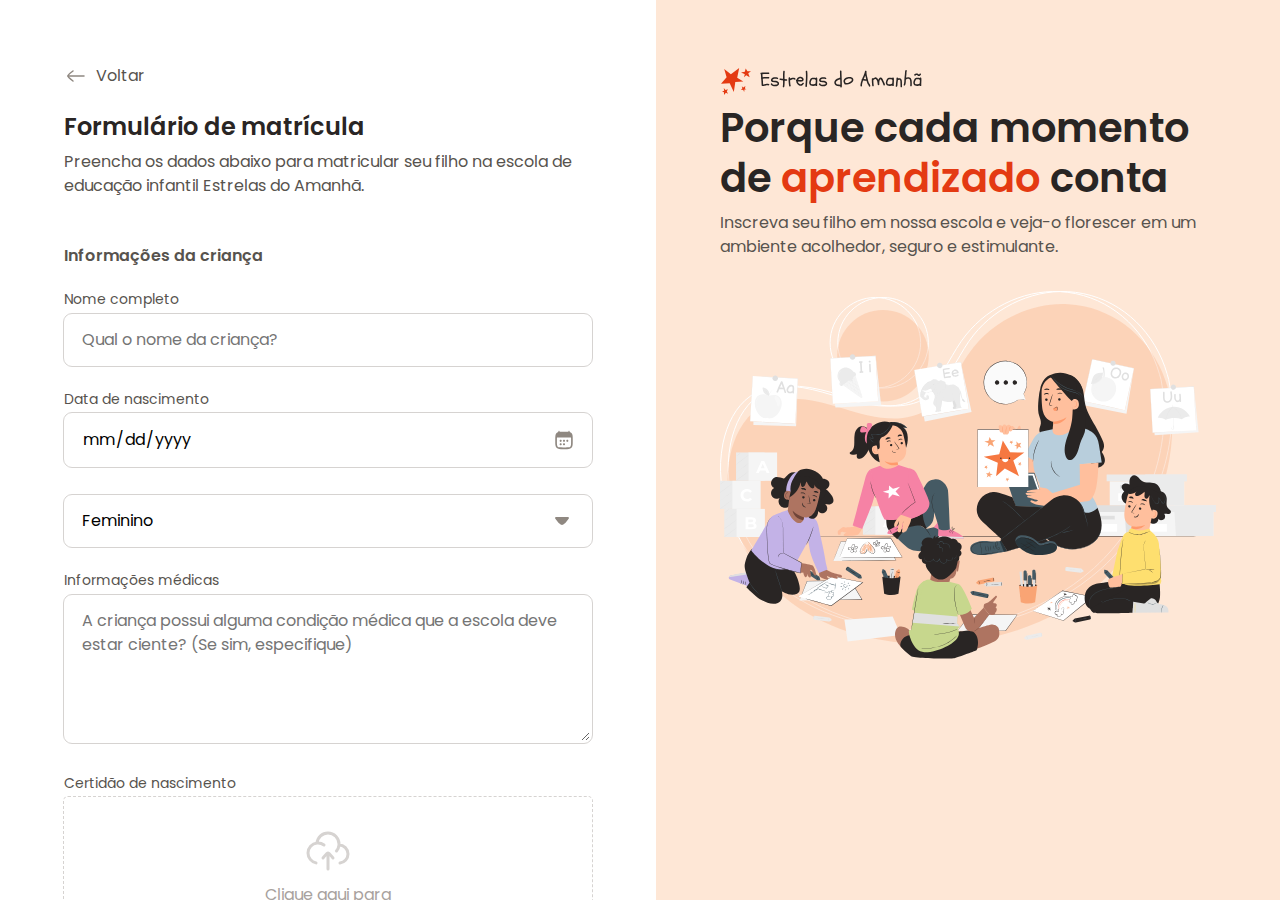
<file: index.html>
<!DOCTYPE html>
<html lang="pt-BR">
<head>
  <link rel="preconnect" href="https://fonts.googleapis.com">
  <link rel="preconnect" href="https://fonts.gstatic.com" crossorigin>

  <meta charset="UTF-8">
  <meta name="viewport" content="width=device-width, initial-scale=1.0">
  <title>Estrelas do Amanhã</title>

  <link rel="stylesheet" href="./styles/index.css">
  <link href="https://fonts.googleapis.com/css2?family=Poppins:ital,wght@0,100;0,200;0,300;0,400;0,500;0,600;0,700;0,800;0,900;1,100;1,200;1,300;1,400;1,500;1,600;1,700;1,800;1,900&display=swap" rel="stylesheet">
</head>
<body>
   <div id="app">
    <main>
      <div class="main-container">
        <div class="back">
          <img src="./assets/icons/arrow-left-02.svg" alt="ícone de voltar">
          <span>Voltar</span>
        </div>

        <h1>Formulário de matrícula</h1>
        <p>
          Preencha os dados abaixo para matricular seu filho na escola de educação infantil Estrelas do Amanhã.
        </p>

        <form method="post" enctype="multipart/form-data">
          <fieldset class="child-info">
            <legend>Informações da criança</legend>

            <div class="input-wrapper">
              <label for="fullname">Nome completo</label>
              <input
              id="fullname"
              name="fullname"
              type="text"
              placeholder="Qual o nome da criança?">
            </div>

            <div class="input-wrapper">
              <label for="birth">Data de nascimento</label>
              <input
              id="birth"
              name="birth"
              type="date"
              lang="pt-BR">
            </div>

            <div class="select-wrapper">
              <label for="gender"></label>
              <select name="gender" id="gender">
                <option value="female">Feminino</option>
                <option value="male">Masculino</option>
                <option value="na">Prefiro não dizer</option>
              </select>
            </div>

            <div class="textarea-wrapper">
              <label for="medical-info">
                Informações médicas
              </label>
              <textarea
              name="medical-info"
              id="medical-info"
              cols="30"
              rows="5"
              placeholder="A criança possui alguma condição médica que a escola deve estar ciente? (Se sim, especifique)"></textarea>
            </div>

            <div class="droparea-wrapper">
              <label for="birth-file">Certidão de nascimento</label>
              <div class="dropzone">
                <input
                type="file"
                id="birth-file"
                name="birth-file">
                <svg width="48" height="48" viewBox="0 0 48 48" fill="none" xmlns="http://www.w3.org/2000/svg">
<path d="M34.9552 18.0221C34.97 18.022 34.985 18.022 35 18.022C39.9706 18.022 44 22.0588 44 27.0386C44 31.6796 40.5 35.5016 36 36M34.9552 18.0221C34.9848 17.6921 35 17.3579 35 17.0202C35 10.9339 30.0752 6 24 6C18.2465 6 13.5247 10.4253 13.0408 16.0638M34.9552 18.0221C34.7506 20.2952 33.8572 22.3692 32.4856 24.033M13.0408 16.0638C7.96796 16.5475 4 20.8278 4 26.0366C4 30.8834 7.43552 34.9264 12 35.8546M13.0408 16.0638C13.3565 16.0337 13.6765 16.0183 14 16.0183C16.2516 16.0183 18.3295 16.7639 20.001 18.022" stroke="#D6D3D1" stroke-width="3" stroke-linecap="round" stroke-linejoin="round"/>
<path d="M24 26V42M24 26C22.5996 26 19.9831 29.9886 19 31M24 26C25.4004 26 28.017 29.9886 29 31" stroke="#D6D3D1" stroke-width="3" stroke-linecap="round" stroke-linejoin="round"/>
                </svg>
                <p>
                Clique aqui para <br>
                selecionar os arquivos
                </p>
              </div>
            </div>
            
          </fieldset>

          <fieldset class="address">
            <legend>Endereço residencial</legend>

            <div class="input-wrapper">
              <label for="cep">CEP</label>
              <input type="text" id="cep" name="cep">
            </div>

            <div class="flex">
              <div class="input-wrapper flex-2">
                <label for="street">Rua</label>
                <input type="text" id="street" name="street"
                value="Rua das Flores" disabled>
              </div>

              <div class="input-wrapper flex-1">
                <label for="number">Número</label>
                <input type="number" id="number" name="number">
              </div>
            </div>

            <div class="flex">
              <div class="input-wrapper flex-2">
                <label for="city">Cidade</label>
                <input type="text" id="city" name="city"
                value="São Paulo" disabled>
              </div>

              <div class="input-wrapper flex-1">
                <label for="state">Estado</label>
                <input type="text" id="state" name="state"
                disabled
                value="SP">
              </div>
            </div>
          </fieldset>

          <fieldset class="gardian">
            <legend>Informações do responsável</legend>

            <div class="input-wrapper">
              <label for="gardian">Nome do responsável</label>
              <input type="text" id="gardian" name="gardian">
              <small>
                Principal responsável legal e contato de emergência
              </small>

              <div class="input-wrapper">
                <label for="phone">Telefone</label>
                <input type="text" id="phone" name="phone"
                placeholder="(10) 9 8765-4321">
              </div>

              <div class="input-wrapper">
                <label for="email">Email</label>
                <input type="email" id="email" name="email"
                required>
                <div class="error">
                  <img src="assets/icons/alert-circle.svg"
                  alt="ícone de alerta vermelho">
                  <span>Insira um e-mail válido</span>
                </div>
              </div>

            </div>
          </fieldset>

          <fieldset class="enroll-options">
            <legend>Opções de matrícula</legend>

            <div class="input-wrapper">
              <label>Selecione o turno de estudo</label>

              <div class="radio-wrapper">
                <div class="radio-inner">
                  <div class="radio-image"></div>
                  <input type="radio" name="study-shift" value="morning" id="morning">
                  <img src="assets/icons/sun-cloud-02.svg" alt="ícone de sol com nuvem">
                  <label for="morning">Manhã</label>
                </div>

                <div class="radio-inner">
                  <div class="radio-image"></div>
                  <input type="radio" name="study-shift" value="evening" id="evening">
                  <img src="assets/icons/sun-02.svg" alt="ícone de sol">
                  <label for="evening">Tarde</label>
                </div>
              </div>

            </div>

            <div class="input-wrapper">
              <label>
                Em qual esporte você gostaria de inscrever seu filho?
              </label>

              <div class="radio-wrapper">

                <div class="radio-inner">
                  <div class="radio-image"></div>
                  <input type="radio" name="sport" id="football">
                  <img src="assets/icons/football.svg"
                  alt="ícone de fotebol">
                  <label for="football">Futebol</label>
                </div>

                <div class="radio-inner">
                  <div class="radio-image"></div>
                  <input type="radio" name="sport" id="basketball">
                  <img src="assets/icons/basketball-02.svg"
                  alt="ícone de Basquete">
                  <label for="basketball">Basquete</label>
                </div>

                <div class="radio-inner">
                  <div class="radio-image"></div>
                  <input type="radio" name="sport" id="swimming">
                  <img src="assets/icons/swimming.svg"
                  alt="ícone de Natação">
                  <label for="swimming">Natação</label>
                </div>

                <div class="radio-inner">
                  <div class="radio-image"></div>
                  <input type="radio" name="sport" id="yoga">
                  <img src="assets/icons/yoga-02.svg"
                  alt="ícone de yoga">
                  <label for="yoga">Yoga</label>
                </div>

                <div class="radio-inner">
                  <div class="radio-image"></div>
                  <input type="radio" name="sport" id="Volley">
                  <img src="assets/icons/volleyball.svg"
                  alt="ícone de Volley">
                  <label for="Volley">Volley</label>
                </div>

                <div class="radio-inner">
                  <div class="radio-image"></div>
                  <input type="radio" name="sport" id="boxing">
                  <img src="assets/icons/boxing-glove-01.svg"
                  alt="ícone de box">
                  <label for="boxing">Boxe</label>
                </div>

              </div>

            </div>
            
          </fieldset>

          <div class="terms-wrapper input-wrapper checkbox-wrapper">
            <div class="checkbox-image"></div>
            <input type="checkbox" name="terms" id="terms">

            <label for="terms">
              Declaro que li e concordo com os <strong>Termos e Condições</strong> e com a <strong>Política de Privacidade</strong> da escola Estrela do Amanhã. 
            </label>
          </div>

          <div class="actions-wrapper">
            <button class="btn-secondary" type="button">
              Salvar respostas
            </button>

            <button class="btn-primary" type="submit">
              Fazer matrícula
            </button>
          </div>
        </form>
      </div>
    </main>

    <aside>
      <div class="aside-container">
        <header>
          <img src="assets/Logo.svg" alt="Logo estrelas do amanhã">
          <h2>
            Porque cada momento de <span>aprendizado</span> conta
          </h2>
          <p>
            Inscreva seu filho em nossa escola e veja-o florescer em um ambiente acolhedor, seguro e estimulante.
          </p>
        </header>

        <img src="assets/Illustration.svg" alt="Ilustração de uma professora com crianças prestando atenção">
      </div>
    </aside>
   </div>
</body>
</html>
</file>
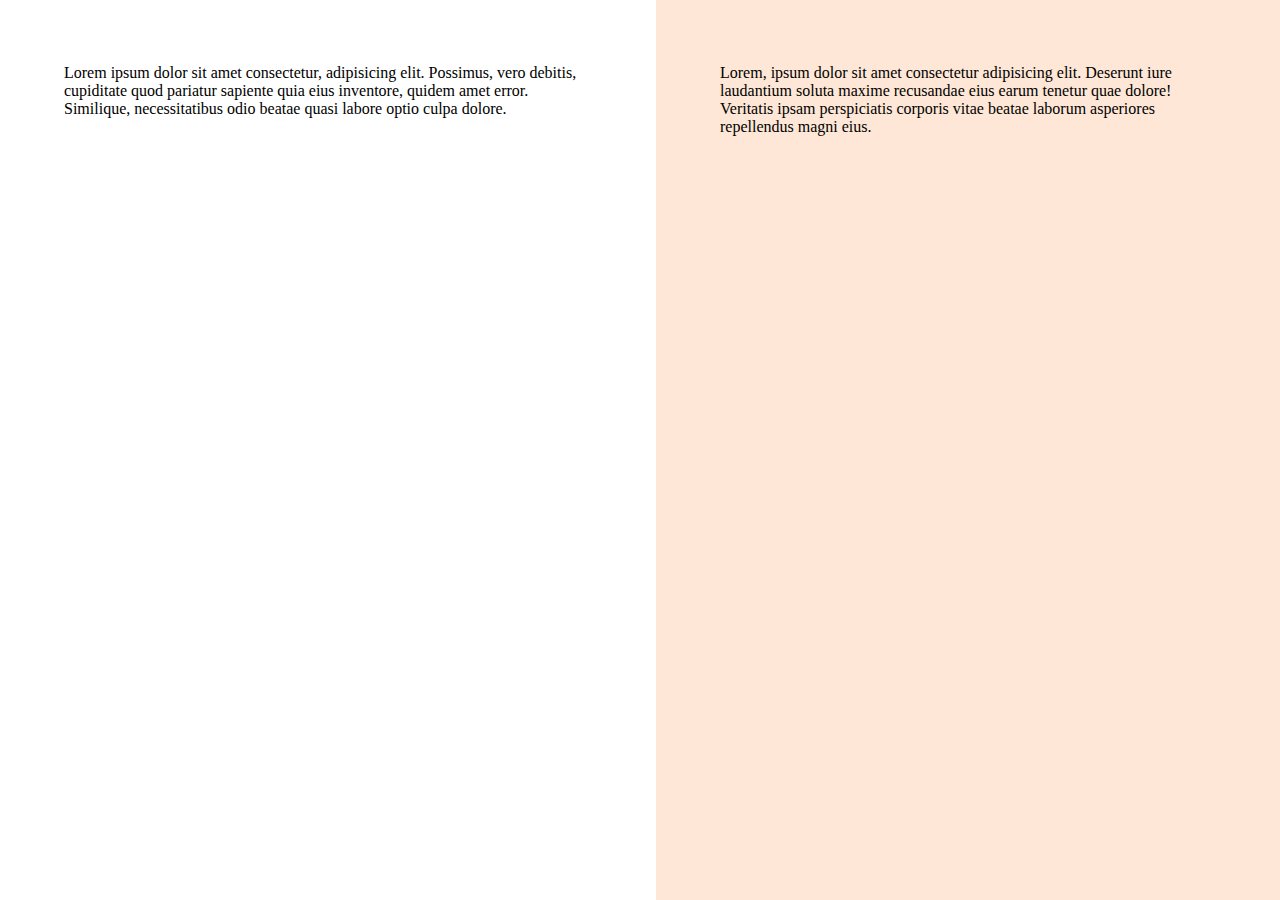
<file: 03 - Criando o arquivo layout.css/index.html>
<!DOCTYPE html>
<html lang="pt-BR">
<head>
  <link rel="preconnect" href="https://fonts.googleapis.com">
  <link rel="preconnect" href="https://fonts.gstatic.com" crossorigin>

  <meta charset="UTF-8">
  <meta name="viewport" content="width=device-width, initial-scale=1.0">
  <title>Estrelas do Amanhã</title>

  <link rel="stylesheet" href="./styles/index.css">
  <link href="https://fonts.googleapis.com/css2?family=Poppins:ital,wght@0,100;0,200;0,300;0,400;0,500;0,600;0,700;0,800;0,900;1,100;1,200;1,300;1,400;1,500;1,600;1,700;1,800;1,900&display=swap" rel="stylesheet">
</head>
<body>
   <div id="app">
    <main>
      <div class="main-container">
        Lorem ipsum dolor sit amet consectetur, adipisicing elit. Possimus, vero debitis, cupiditate quod pariatur sapiente quia eius inventore, quidem amet error. Similique, necessitatibus odio beatae quasi labore optio culpa dolore.
      </div>
    </main>

    <aside>
      <div class="aside-container">Lorem, ipsum dolor sit amet consectetur adipisicing elit. Deserunt iure laudantium soluta maxime recusandae eius earum tenetur quae dolore! Veritatis ipsam perspiciatis corporis vitae beatae laborum asperiores repellendus magni eius.</div>
    </aside>
   </div>
</body>
</html>
</file>
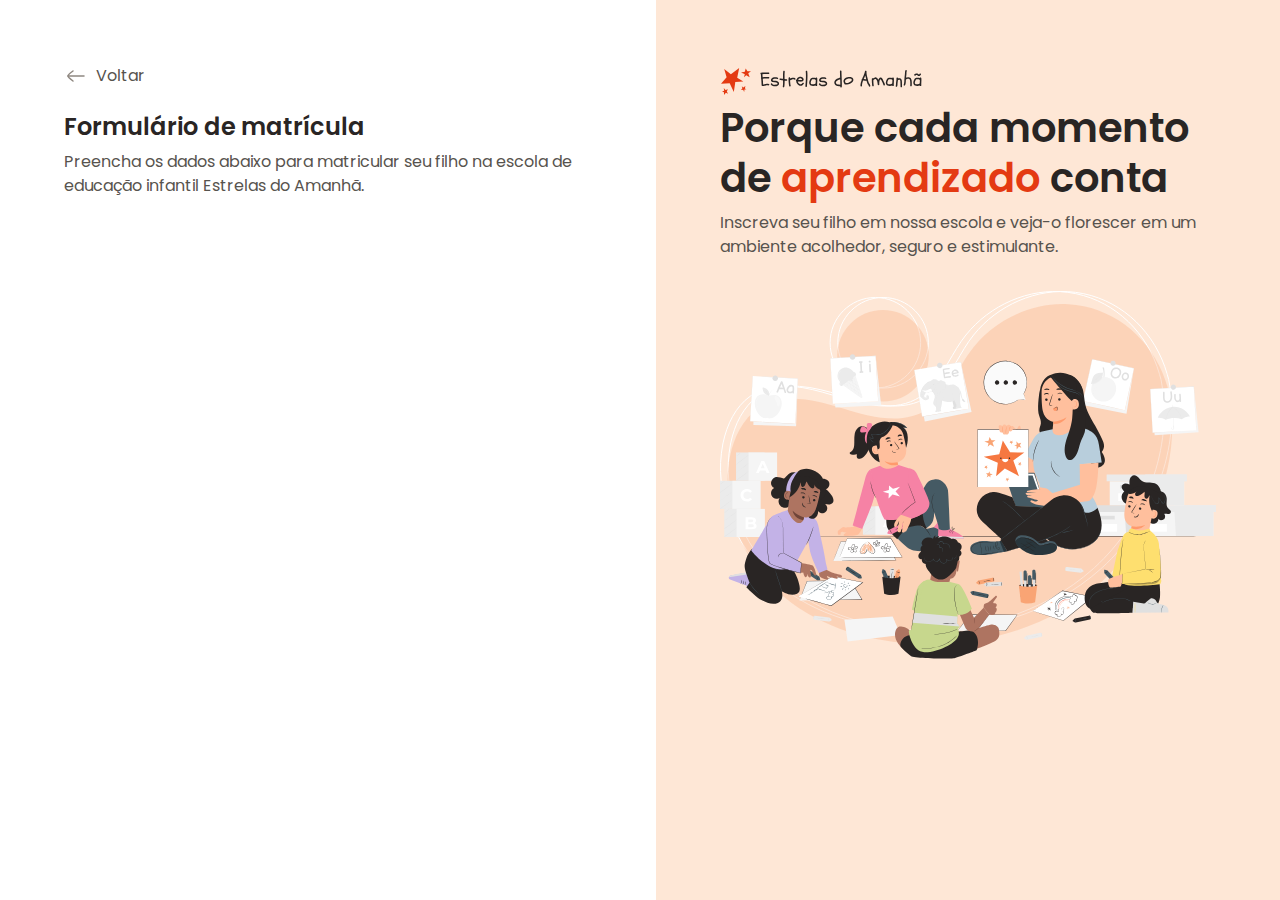
<file: 04 - Adicionando conteúdo ao aside e iniciando o main/index.html>
<!DOCTYPE html>
<html lang="pt-BR">
<head>
  <link rel="preconnect" href="https://fonts.googleapis.com">
  <link rel="preconnect" href="https://fonts.gstatic.com" crossorigin>

  <meta charset="UTF-8">
  <meta name="viewport" content="width=device-width, initial-scale=1.0">
  <title>Estrelas do Amanhã</title>

  <link rel="stylesheet" href="./styles/index.css">
  <link href="https://fonts.googleapis.com/css2?family=Poppins:ital,wght@0,100;0,200;0,300;0,400;0,500;0,600;0,700;0,800;0,900;1,100;1,200;1,300;1,400;1,500;1,600;1,700;1,800;1,900&display=swap" rel="stylesheet">
</head>
<body>
   <div id="app">
    <main>
      <div class="main-container">
        <div class="back">
          <img src="./assets/icons/arrow-left-02.svg" alt="ícone de voltar">
          <span>Voltar</span>
        </div>

        <h1>Formulário de matrícula</h1>
        <p>Preencha os dados abaixo para matricular seu filho na escola de educação infantil Estrelas do Amanhã.</p>
      </div>
    </main>

    <aside>
      <div class="aside-container">
        <header>
          <img src="assets/Logo.svg" alt="Logo estrelas do amanhã">
          <h2>
            Porque cada momento de <span>aprendizado</span> conta
          </h2>
          <p>
            Inscreva seu filho em nossa escola e veja-o florescer em um ambiente acolhedor, seguro e estimulante.
          </p>
        </header>

        <img src="assets/Illustration.svg" alt="Ilustração de uma professora com crianças prestando atenção">
      </div>
    </aside>
   </div>
</body>
</html>
</file>
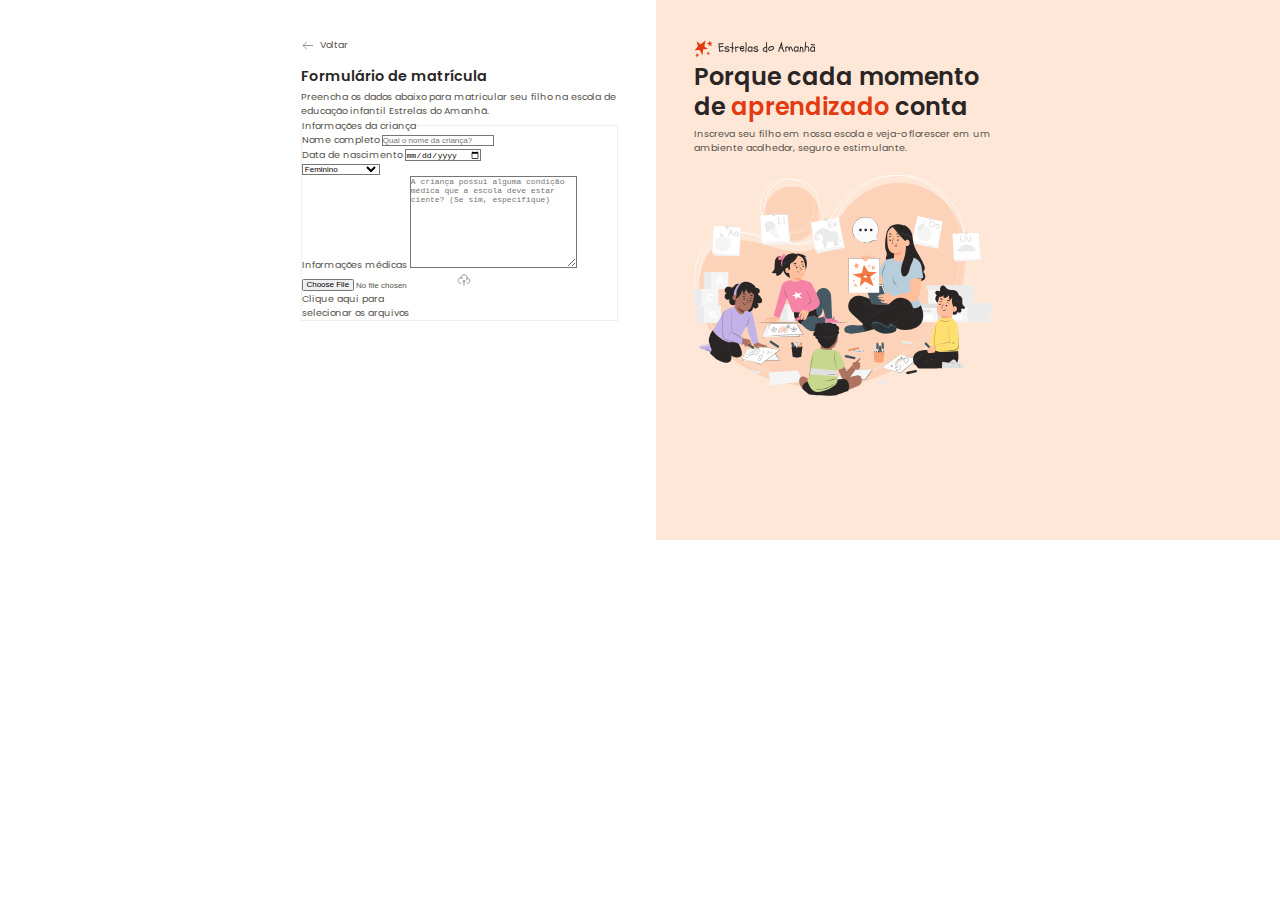
<file: 05 - Estrutura inicial do formulário/index.html>
<!DOCTYPE html>
<html lang="pt-BR">
<head>
  <link rel="preconnect" href="https://fonts.googleapis.com">
  <link rel="preconnect" href="https://fonts.gstatic.com" crossorigin>

  <meta charset="UTF-8">
  <meta name="viewport" content="width=device-width, initial-scale=1.0">
  <title>Estrelas do Amanhã</title>

  <link rel="stylesheet" href="./styles/index.css">
  <link href="https://fonts.googleapis.com/css2?family=Poppins:ital,wght@0,100;0,200;0,300;0,400;0,500;0,600;0,700;0,800;0,900;1,100;1,200;1,300;1,400;1,500;1,600;1,700;1,800;1,900&display=swap" rel="stylesheet">
</head>
<body>
   <div id="app">
    <main>
      <div class="main-container">
        <div class="back">
          <img src="./assets/icons/arrow-left-02.svg" alt="ícone de voltar">
          <span>Voltar</span>
        </div>

        <h1>Formulário de matrícula</h1>
        <p>
          Preencha os dados abaixo para matricular seu filho na escola de educação infantil Estrelas do Amanhã.
        </p>

        <form method="post" enctype="multipart/form-data">
          <fieldset class="child-info">
            <legend>Informações da criança</legend>

            <div class="input-wrapper">
              <label for="fullname">Nome completo</label>
              <input
              id="fullname"
              name="fullname"
              type="text"
              placeholder="Qual o nome da criança?">
            </div>

            <div class="input-wrapper">
              <label for="birth">Data de nascimento</label>
              <input
              id="birth"
              name="birth"
              type="date"
              lang="pt-BR">
            </div>

            <div class="select-wrapper">
              <label for="gender"></label>
              <select name="gender" id="gender">
                <option value="female">Feminino</option>
                <option value="male">Masculino</option>
                <option value="na">Prefiro não dizer</option>
              </select>
            </div>

            <div class="textarea-wrapper">
              <label for="medical-info">
                Informações médicas
              </label>
              <textarea
              name="medical-info"
              id="medical-info"
              cols="30"
              rows="10"
              placeholder="A criança possui alguma condição médica que a escola deve estar ciente? (Se sim, especifique)"></textarea>
            </div>

            <div class="droparea-wrapper">
              <input
              type="file"
              id="birth-file"
              name="birth-file">
              <img src="assets/icons/cloud-upload.svg" alt="">
              <p>
                Clique aqui para <br>
                selecionar os arquivos
              </p>
            </div>
            
          </fieldset>
        </form>
      </div>
    </main>

    <aside>
      <div class="aside-container">
        <header>
          <img src="assets/Logo.svg" alt="Logo estrelas do amanhã">
          <h2>
            Porque cada momento de <span>aprendizado</span> conta
          </h2>
          <p>
            Inscreva seu filho em nossa escola e veja-o florescer em um ambiente acolhedor, seguro e estimulante.
          </p>
        </header>

        <img src="assets/Illustration.svg" alt="Ilustração de uma professora com crianças prestando atenção">
      </div>
    </aside>
   </div>
</body>
</html>
</file>
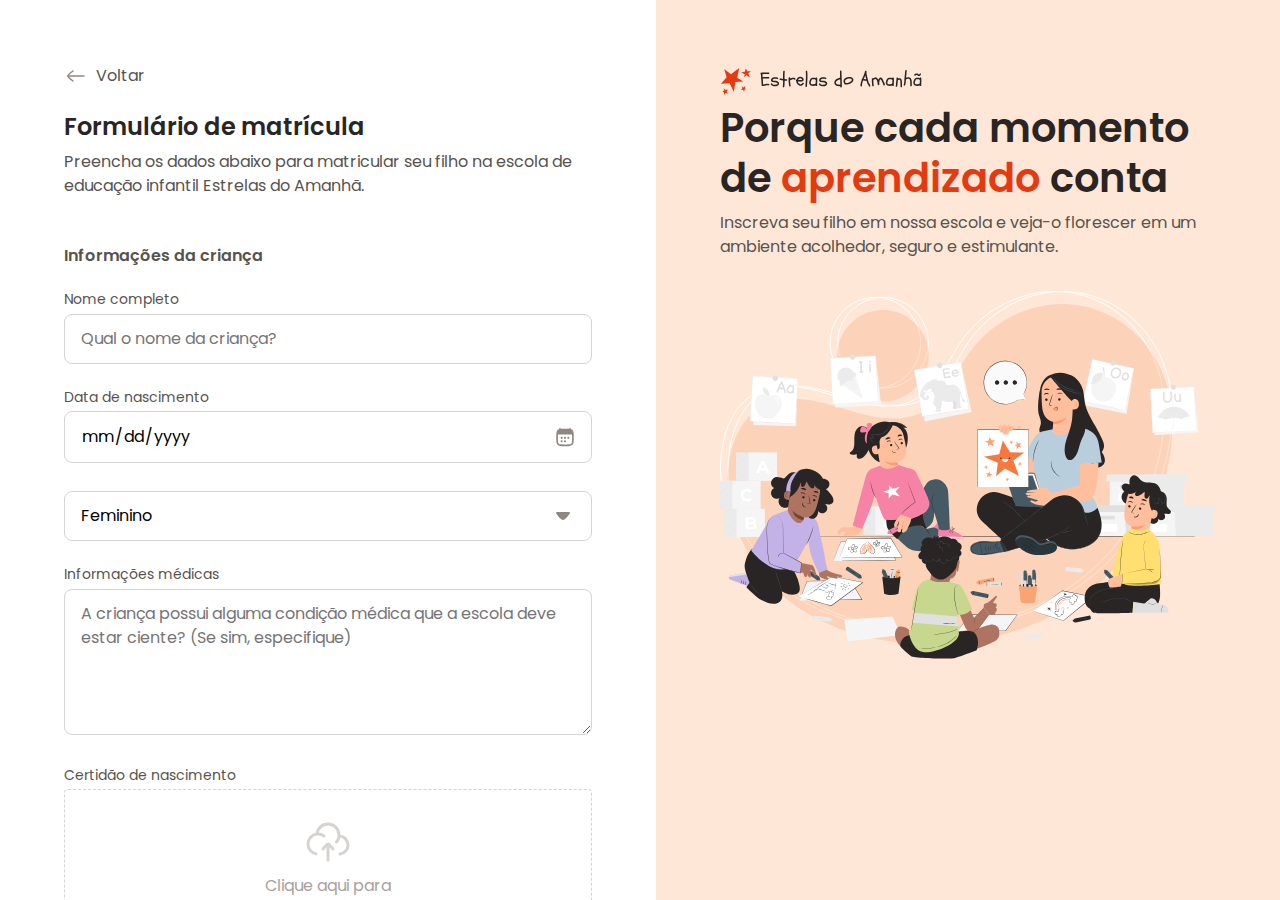
<file: 08 - Trabalhando no campo de envio de arquivos/index.html>
<!DOCTYPE html>
<html lang="pt-BR">
<head>
  <link rel="preconnect" href="https://fonts.googleapis.com">
  <link rel="preconnect" href="https://fonts.gstatic.com" crossorigin>

  <meta charset="UTF-8">
  <meta name="viewport" content="width=device-width, initial-scale=1.0">
  <title>Estrelas do Amanhã</title>

  <link rel="stylesheet" href="./styles/index.css">
  <link href="https://fonts.googleapis.com/css2?family=Poppins:ital,wght@0,100;0,200;0,300;0,400;0,500;0,600;0,700;0,800;0,900;1,100;1,200;1,300;1,400;1,500;1,600;1,700;1,800;1,900&display=swap" rel="stylesheet">
</head>
<body>
   <div id="app">
    <main>
      <div class="main-container">
        <div class="back">
          <img src="./assets/icons/arrow-left-02.svg" alt="ícone de voltar">
          <span>Voltar</span>
        </div>

        <h1>Formulário de matrícula</h1>
        <p>
          Preencha os dados abaixo para matricular seu filho na escola de educação infantil Estrelas do Amanhã.
        </p>

        <form method="post" enctype="multipart/form-data">
          <fieldset class="child-info">
            <legend>Informações da criança</legend>

            <div class="input-wrapper">
              <label for="fullname">Nome completo</label>
              <input
              id="fullname"
              name="fullname"
              type="text"
              placeholder="Qual o nome da criança?">
            </div>

            <div class="input-wrapper">
              <label for="birth">Data de nascimento</label>
              <input
              id="birth"
              name="birth"
              type="date"
              lang="pt-BR">
            </div>

            <div class="select-wrapper">
              <label for="gender"></label>
              <select name="gender" id="gender">
                <option value="female">Feminino</option>
                <option value="male">Masculino</option>
                <option value="na">Prefiro não dizer</option>
              </select>
            </div>

            <div class="textarea-wrapper">
              <label for="medical-info">
                Informações médicas
              </label>
              <textarea
              name="medical-info"
              id="medical-info"
              cols="30"
              rows="5"
              placeholder="A criança possui alguma condição médica que a escola deve estar ciente? (Se sim, especifique)"></textarea>
            </div>

            <div class="droparea-wrapper">
              <label for="birth-file">Certidão de nascimento</label>
              <div class="dropzone">
                <input
                type="file"
                id="birth-file"
                name="birth-file">
                <svg width="48" height="48" viewBox="0 0 48 48" fill="none" xmlns="http://www.w3.org/2000/svg">
<path d="M34.9552 18.0221C34.97 18.022 34.985 18.022 35 18.022C39.9706 18.022 44 22.0588 44 27.0386C44 31.6796 40.5 35.5016 36 36M34.9552 18.0221C34.9848 17.6921 35 17.3579 35 17.0202C35 10.9339 30.0752 6 24 6C18.2465 6 13.5247 10.4253 13.0408 16.0638M34.9552 18.0221C34.7506 20.2952 33.8572 22.3692 32.4856 24.033M13.0408 16.0638C7.96796 16.5475 4 20.8278 4 26.0366C4 30.8834 7.43552 34.9264 12 35.8546M13.0408 16.0638C13.3565 16.0337 13.6765 16.0183 14 16.0183C16.2516 16.0183 18.3295 16.7639 20.001 18.022" stroke="#D6D3D1" stroke-width="3" stroke-linecap="round" stroke-linejoin="round"/>
<path d="M24 26V42M24 26C22.5996 26 19.9831 29.9886 19 31M24 26C25.4004 26 28.017 29.9886 29 31" stroke="#D6D3D1" stroke-width="3" stroke-linecap="round" stroke-linejoin="round"/>
                </svg>
                <p>
                Clique aqui para <br>
                selecionar os arquivos
                </p>
              </div>
            </div>
            
          </fieldset>
        </form>
      </div>
    </main>

    <aside>
      <div class="aside-container">
        <header>
          <img src="assets/Logo.svg" alt="Logo estrelas do amanhã">
          <h2>
            Porque cada momento de <span>aprendizado</span> conta
          </h2>
          <p>
            Inscreva seu filho em nossa escola e veja-o florescer em um ambiente acolhedor, seguro e estimulante.
          </p>
        </header>

        <img src="assets/Illustration.svg" alt="Ilustração de uma professora com crianças prestando atenção">
      </div>
    </aside>
   </div>
</body>
</html>
</file>
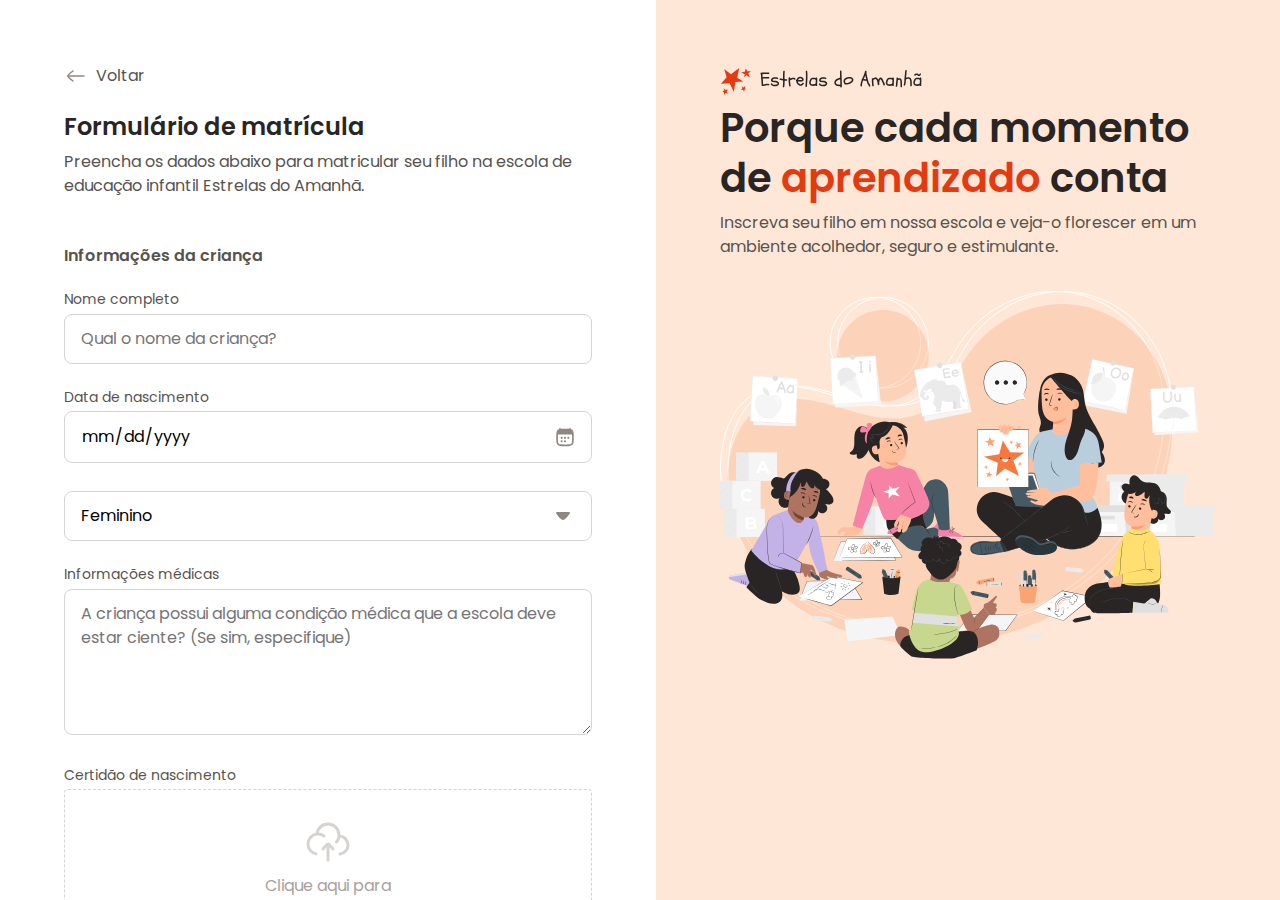
<file: 09 - Configurando os campos de endereço/index.html>
<!DOCTYPE html>
<html lang="pt-BR">
<head>
  <link rel="preconnect" href="https://fonts.googleapis.com">
  <link rel="preconnect" href="https://fonts.gstatic.com" crossorigin>

  <meta charset="UTF-8">
  <meta name="viewport" content="width=device-width, initial-scale=1.0">
  <title>Estrelas do Amanhã</title>

  <link rel="stylesheet" href="./styles/index.css">
  <link href="https://fonts.googleapis.com/css2?family=Poppins:ital,wght@0,100;0,200;0,300;0,400;0,500;0,600;0,700;0,800;0,900;1,100;1,200;1,300;1,400;1,500;1,600;1,700;1,800;1,900&display=swap" rel="stylesheet">
</head>
<body>
   <div id="app">
    <main>
      <div class="main-container">
        <div class="back">
          <img src="./assets/icons/arrow-left-02.svg" alt="ícone de voltar">
          <span>Voltar</span>
        </div>

        <h1>Formulário de matrícula</h1>
        <p>
          Preencha os dados abaixo para matricular seu filho na escola de educação infantil Estrelas do Amanhã.
        </p>

        <form method="post" enctype="multipart/form-data">
          <fieldset class="child-info">
            <legend>Informações da criança</legend>

            <div class="input-wrapper">
              <label for="fullname">Nome completo</label>
              <input
              id="fullname"
              name="fullname"
              type="text"
              placeholder="Qual o nome da criança?">
            </div>

            <div class="input-wrapper">
              <label for="birth">Data de nascimento</label>
              <input
              id="birth"
              name="birth"
              type="date"
              lang="pt-BR">
            </div>

            <div class="select-wrapper">
              <label for="gender"></label>
              <select name="gender" id="gender">
                <option value="female">Feminino</option>
                <option value="male">Masculino</option>
                <option value="na">Prefiro não dizer</option>
              </select>
            </div>

            <div class="textarea-wrapper">
              <label for="medical-info">
                Informações médicas
              </label>
              <textarea
              name="medical-info"
              id="medical-info"
              cols="30"
              rows="5"
              placeholder="A criança possui alguma condição médica que a escola deve estar ciente? (Se sim, especifique)"></textarea>
            </div>

            <div class="droparea-wrapper">
              <label for="birth-file">Certidão de nascimento</label>
              <div class="dropzone">
                <input
                type="file"
                id="birth-file"
                name="birth-file">
                <svg width="48" height="48" viewBox="0 0 48 48" fill="none" xmlns="http://www.w3.org/2000/svg">
<path d="M34.9552 18.0221C34.97 18.022 34.985 18.022 35 18.022C39.9706 18.022 44 22.0588 44 27.0386C44 31.6796 40.5 35.5016 36 36M34.9552 18.0221C34.9848 17.6921 35 17.3579 35 17.0202C35 10.9339 30.0752 6 24 6C18.2465 6 13.5247 10.4253 13.0408 16.0638M34.9552 18.0221C34.7506 20.2952 33.8572 22.3692 32.4856 24.033M13.0408 16.0638C7.96796 16.5475 4 20.8278 4 26.0366C4 30.8834 7.43552 34.9264 12 35.8546M13.0408 16.0638C13.3565 16.0337 13.6765 16.0183 14 16.0183C16.2516 16.0183 18.3295 16.7639 20.001 18.022" stroke="#D6D3D1" stroke-width="3" stroke-linecap="round" stroke-linejoin="round"/>
<path d="M24 26V42M24 26C22.5996 26 19.9831 29.9886 19 31M24 26C25.4004 26 28.017 29.9886 29 31" stroke="#D6D3D1" stroke-width="3" stroke-linecap="round" stroke-linejoin="round"/>
                </svg>
                <p>
                Clique aqui para <br>
                selecionar os arquivos
                </p>
              </div>
            </div>
            
          </fieldset>

          <fieldset class="address">
            <legend>Endereço residencial</legend>

            <div class="input-wrapper">
              <label for="cep">CEP</label>
              <input type="text" id="cep" name="cep">
            </div>

            <div class="flex">
              <div class="input-wrapper flex-2">
                <label for="street">Rua</label>
                <input type="text" id="street" name="street"
                value="Rua das Flores" disabled>
              </div>

              <div class="input-wrapper flex-1">
                <label for="number">Número</label>
                <input type="number" id="number" name="number">
              </div>
            </div>

            <div class="flex">
              <div class="input-wrapper flex-2">
                <label for="city">Cidade</label>
                <input type="text" id="city" name="city"
                value="São Paulo" disabled>
              </div>

              <div class="input-wrapper flex-1">
                <label for="state">Estado</label>
                <input type="text" id="state" name="state"
                disabled
                value="SP">
              </div>
            </div>
          </fieldset>
        </form>
      </div>
    </main>

    <aside>
      <div class="aside-container">
        <header>
          <img src="assets/Logo.svg" alt="Logo estrelas do amanhã">
          <h2>
            Porque cada momento de <span>aprendizado</span> conta
          </h2>
          <p>
            Inscreva seu filho em nossa escola e veja-o florescer em um ambiente acolhedor, seguro e estimulante.
          </p>
        </header>

        <img src="assets/Illustration.svg" alt="Ilustração de uma professora com crianças prestando atenção">
      </div>
    </aside>
   </div>
</body>
</html>
</file>
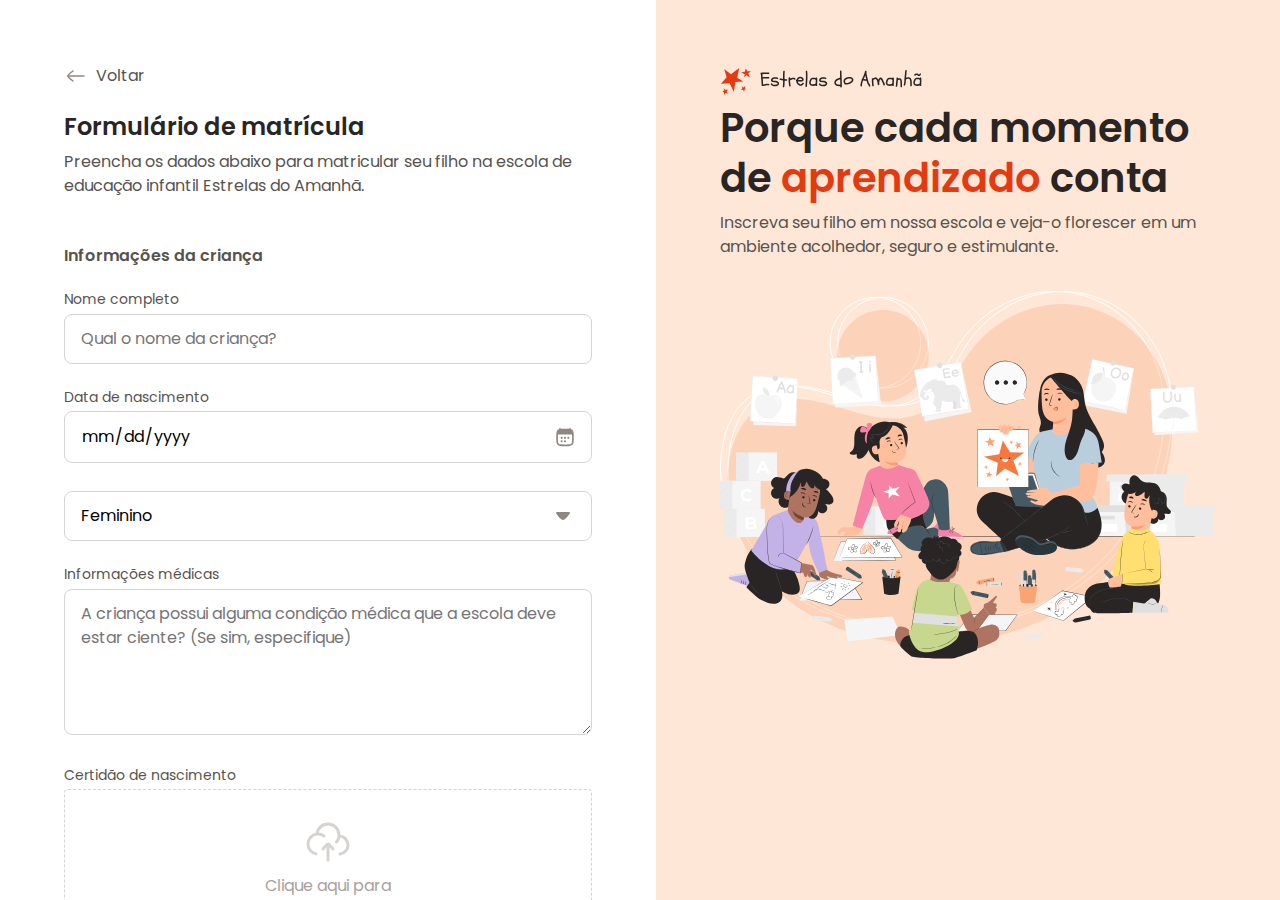
<file: 10 - Campos das informações do responsável/index.html>
<!DOCTYPE html>
<html lang="pt-BR">
<head>
  <link rel="preconnect" href="https://fonts.googleapis.com">
  <link rel="preconnect" href="https://fonts.gstatic.com" crossorigin>

  <meta charset="UTF-8">
  <meta name="viewport" content="width=device-width, initial-scale=1.0">
  <title>Estrelas do Amanhã</title>

  <link rel="stylesheet" href="./styles/index.css">
  <link href="https://fonts.googleapis.com/css2?family=Poppins:ital,wght@0,100;0,200;0,300;0,400;0,500;0,600;0,700;0,800;0,900;1,100;1,200;1,300;1,400;1,500;1,600;1,700;1,800;1,900&display=swap" rel="stylesheet">
</head>
<body>
   <div id="app">
    <main>
      <div class="main-container">
        <div class="back">
          <img src="./assets/icons/arrow-left-02.svg" alt="ícone de voltar">
          <span>Voltar</span>
        </div>

        <h1>Formulário de matrícula</h1>
        <p>
          Preencha os dados abaixo para matricular seu filho na escola de educação infantil Estrelas do Amanhã.
        </p>

        <form method="post" enctype="multipart/form-data">
          <fieldset class="child-info">
            <legend>Informações da criança</legend>

            <div class="input-wrapper">
              <label for="fullname">Nome completo</label>
              <input
              id="fullname"
              name="fullname"
              type="text"
              placeholder="Qual o nome da criança?">
            </div>

            <div class="input-wrapper">
              <label for="birth">Data de nascimento</label>
              <input
              id="birth"
              name="birth"
              type="date"
              lang="pt-BR">
            </div>

            <div class="select-wrapper">
              <label for="gender"></label>
              <select name="gender" id="gender">
                <option value="female">Feminino</option>
                <option value="male">Masculino</option>
                <option value="na">Prefiro não dizer</option>
              </select>
            </div>

            <div class="textarea-wrapper">
              <label for="medical-info">
                Informações médicas
              </label>
              <textarea
              name="medical-info"
              id="medical-info"
              cols="30"
              rows="5"
              placeholder="A criança possui alguma condição médica que a escola deve estar ciente? (Se sim, especifique)"></textarea>
            </div>

            <div class="droparea-wrapper">
              <label for="birth-file">Certidão de nascimento</label>
              <div class="dropzone">
                <input
                type="file"
                id="birth-file"
                name="birth-file">
                <svg width="48" height="48" viewBox="0 0 48 48" fill="none" xmlns="http://www.w3.org/2000/svg">
<path d="M34.9552 18.0221C34.97 18.022 34.985 18.022 35 18.022C39.9706 18.022 44 22.0588 44 27.0386C44 31.6796 40.5 35.5016 36 36M34.9552 18.0221C34.9848 17.6921 35 17.3579 35 17.0202C35 10.9339 30.0752 6 24 6C18.2465 6 13.5247 10.4253 13.0408 16.0638M34.9552 18.0221C34.7506 20.2952 33.8572 22.3692 32.4856 24.033M13.0408 16.0638C7.96796 16.5475 4 20.8278 4 26.0366C4 30.8834 7.43552 34.9264 12 35.8546M13.0408 16.0638C13.3565 16.0337 13.6765 16.0183 14 16.0183C16.2516 16.0183 18.3295 16.7639 20.001 18.022" stroke="#D6D3D1" stroke-width="3" stroke-linecap="round" stroke-linejoin="round"/>
<path d="M24 26V42M24 26C22.5996 26 19.9831 29.9886 19 31M24 26C25.4004 26 28.017 29.9886 29 31" stroke="#D6D3D1" stroke-width="3" stroke-linecap="round" stroke-linejoin="round"/>
                </svg>
                <p>
                Clique aqui para <br>
                selecionar os arquivos
                </p>
              </div>
            </div>
            
          </fieldset>

          <fieldset class="address">
            <legend>Endereço residencial</legend>

            <div class="input-wrapper">
              <label for="cep">CEP</label>
              <input type="text" id="cep" name="cep">
            </div>

            <div class="flex">
              <div class="input-wrapper flex-2">
                <label for="street">Rua</label>
                <input type="text" id="street" name="street"
                value="Rua das Flores" disabled>
              </div>

              <div class="input-wrapper flex-1">
                <label for="number">Número</label>
                <input type="number" id="number" name="number">
              </div>
            </div>

            <div class="flex">
              <div class="input-wrapper flex-2">
                <label for="city">Cidade</label>
                <input type="text" id="city" name="city"
                value="São Paulo" disabled>
              </div>

              <div class="input-wrapper flex-1">
                <label for="state">Estado</label>
                <input type="text" id="state" name="state"
                disabled
                value="SP">
              </div>
            </div>
          </fieldset>

          <fieldset class="gardian">
            <legend>Informações do responsável</legend>

            <div class="input-wrapper">
              <label for="gardian">Nome do responsável</label>
              <input type="text" id="gardian" name="gardian">
              <small>
                Principal responsável legal e contato de emergência
              </small>

              <div class="input-wrapper">
                <label for="phone">Telefone</label>
                <input type="text" id="phone" name="phone"
                placeholder="(10) 9 8765-4321">
              </div>

              <div class="input-wrapper">
                <label for="email">Email</label>
                <input type="email" id="email" name="email"
                required>
                <div class="error">
                  <img src="assets/icons/alert-circle.svg"
                  alt="ícone de alerta vermelho">
                  <span>Insira um e-mail válido</span>
                </div>
              </div>

            </div>
          </fieldset>
        </form>
      </div>
    </main>

    <aside>
      <div class="aside-container">
        <header>
          <img src="assets/Logo.svg" alt="Logo estrelas do amanhã">
          <h2>
            Porque cada momento de <span>aprendizado</span> conta
          </h2>
          <p>
            Inscreva seu filho em nossa escola e veja-o florescer em um ambiente acolhedor, seguro e estimulante.
          </p>
        </header>

        <img src="assets/Illustration.svg" alt="Ilustração de uma professora com crianças prestando atenção">
      </div>
    </aside>
   </div>
</body>
</html>
</file>
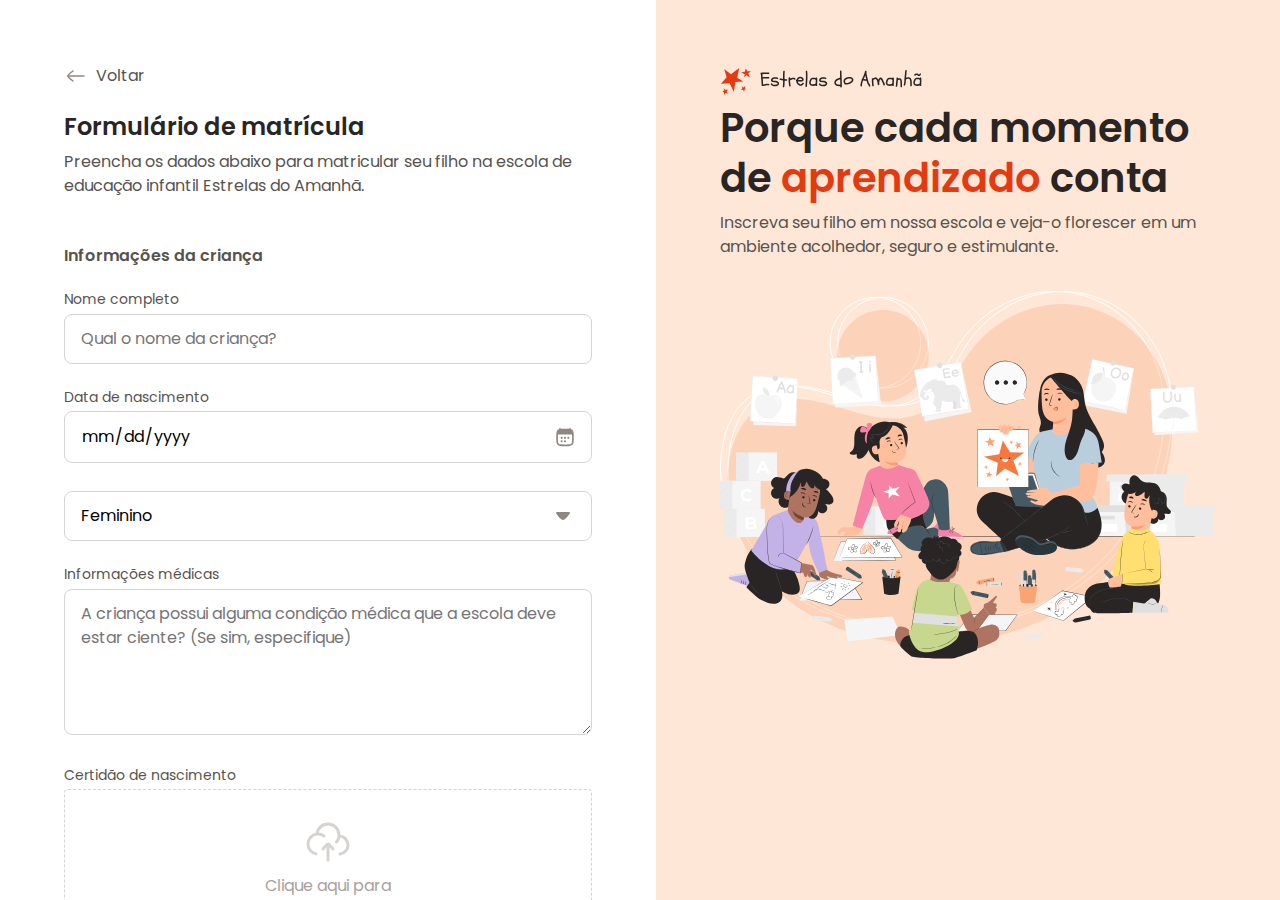
<file: 11 - Estruturando inputs do tipo radio/index.html>
<!DOCTYPE html>
<html lang="pt-BR">
<head>
  <link rel="preconnect" href="https://fonts.googleapis.com">
  <link rel="preconnect" href="https://fonts.gstatic.com" crossorigin>

  <meta charset="UTF-8">
  <meta name="viewport" content="width=device-width, initial-scale=1.0">
  <title>Estrelas do Amanhã</title>

  <link rel="stylesheet" href="./styles/index.css">
  <link href="https://fonts.googleapis.com/css2?family=Poppins:ital,wght@0,100;0,200;0,300;0,400;0,500;0,600;0,700;0,800;0,900;1,100;1,200;1,300;1,400;1,500;1,600;1,700;1,800;1,900&display=swap" rel="stylesheet">
</head>
<body>
   <div id="app">
    <main>
      <div class="main-container">
        <div class="back">
          <img src="./assets/icons/arrow-left-02.svg" alt="ícone de voltar">
          <span>Voltar</span>
        </div>

        <h1>Formulário de matrícula</h1>
        <p>
          Preencha os dados abaixo para matricular seu filho na escola de educação infantil Estrelas do Amanhã.
        </p>

        <form method="post" enctype="multipart/form-data">
          <fieldset class="child-info">
            <legend>Informações da criança</legend>

            <div class="input-wrapper">
              <label for="fullname">Nome completo</label>
              <input
              id="fullname"
              name="fullname"
              type="text"
              placeholder="Qual o nome da criança?">
            </div>

            <div class="input-wrapper">
              <label for="birth">Data de nascimento</label>
              <input
              id="birth"
              name="birth"
              type="date"
              lang="pt-BR">
            </div>

            <div class="select-wrapper">
              <label for="gender"></label>
              <select name="gender" id="gender">
                <option value="female">Feminino</option>
                <option value="male">Masculino</option>
                <option value="na">Prefiro não dizer</option>
              </select>
            </div>

            <div class="textarea-wrapper">
              <label for="medical-info">
                Informações médicas
              </label>
              <textarea
              name="medical-info"
              id="medical-info"
              cols="30"
              rows="5"
              placeholder="A criança possui alguma condição médica que a escola deve estar ciente? (Se sim, especifique)"></textarea>
            </div>

            <div class="droparea-wrapper">
              <label for="birth-file">Certidão de nascimento</label>
              <div class="dropzone">
                <input
                type="file"
                id="birth-file"
                name="birth-file">
                <svg width="48" height="48" viewBox="0 0 48 48" fill="none" xmlns="http://www.w3.org/2000/svg">
<path d="M34.9552 18.0221C34.97 18.022 34.985 18.022 35 18.022C39.9706 18.022 44 22.0588 44 27.0386C44 31.6796 40.5 35.5016 36 36M34.9552 18.0221C34.9848 17.6921 35 17.3579 35 17.0202C35 10.9339 30.0752 6 24 6C18.2465 6 13.5247 10.4253 13.0408 16.0638M34.9552 18.0221C34.7506 20.2952 33.8572 22.3692 32.4856 24.033M13.0408 16.0638C7.96796 16.5475 4 20.8278 4 26.0366C4 30.8834 7.43552 34.9264 12 35.8546M13.0408 16.0638C13.3565 16.0337 13.6765 16.0183 14 16.0183C16.2516 16.0183 18.3295 16.7639 20.001 18.022" stroke="#D6D3D1" stroke-width="3" stroke-linecap="round" stroke-linejoin="round"/>
<path d="M24 26V42M24 26C22.5996 26 19.9831 29.9886 19 31M24 26C25.4004 26 28.017 29.9886 29 31" stroke="#D6D3D1" stroke-width="3" stroke-linecap="round" stroke-linejoin="round"/>
                </svg>
                <p>
                Clique aqui para <br>
                selecionar os arquivos
                </p>
              </div>
            </div>
            
          </fieldset>

          <fieldset class="address">
            <legend>Endereço residencial</legend>

            <div class="input-wrapper">
              <label for="cep">CEP</label>
              <input type="text" id="cep" name="cep">
            </div>

            <div class="flex">
              <div class="input-wrapper flex-2">
                <label for="street">Rua</label>
                <input type="text" id="street" name="street"
                value="Rua das Flores" disabled>
              </div>

              <div class="input-wrapper flex-1">
                <label for="number">Número</label>
                <input type="number" id="number" name="number">
              </div>
            </div>

            <div class="flex">
              <div class="input-wrapper flex-2">
                <label for="city">Cidade</label>
                <input type="text" id="city" name="city"
                value="São Paulo" disabled>
              </div>

              <div class="input-wrapper flex-1">
                <label for="state">Estado</label>
                <input type="text" id="state" name="state"
                disabled
                value="SP">
              </div>
            </div>
          </fieldset>

          <fieldset class="gardian">
            <legend>Informações do responsável</legend>

            <div class="input-wrapper">
              <label for="gardian">Nome do responsável</label>
              <input type="text" id="gardian" name="gardian">
              <small>
                Principal responsável legal e contato de emergência
              </small>

              <div class="input-wrapper">
                <label for="phone">Telefone</label>
                <input type="text" id="phone" name="phone"
                placeholder="(10) 9 8765-4321">
              </div>

              <div class="input-wrapper">
                <label for="email">Email</label>
                <input type="email" id="email" name="email"
                required>
                <div class="error">
                  <img src="assets/icons/alert-circle.svg"
                  alt="ícone de alerta vermelho">
                  <span>Insira um e-mail válido</span>
                </div>
              </div>

            </div>
          </fieldset>

          <fieldset class="enroll-options">
            <legend>Opções de matrícula</legend>

            <div class="input-wrapper">
              <label>Selecione o turno de estudo</label>

              <div class="radio-wrapper">
                <div class="radio-inner">
                  <div class="radio-image"></div>
                  <input type="radio" name="study-shift" value="morning" id="morning">
                  <img src="assets/icons/sun-cloud-02.svg" alt="ícone de sol com nuvem">
                  <label for="morning">Manhã</label>
                </div>

                <div class="radio-inner">
                  <div class="radio-image"></div>
                  <input type="radio" name="study-shift" value="evening" id="evening">
                  <img src="assets/icons/sun-cloud-02.svg" alt="ícone de sol">
                  <label for="evening">Tarde</label>
                </div>
              </div>

            </div>
          </fieldset>
        </form>
      </div>
    </main>

    <aside>
      <div class="aside-container">
        <header>
          <img src="assets/Logo.svg" alt="Logo estrelas do amanhã">
          <h2>
            Porque cada momento de <span>aprendizado</span> conta
          </h2>
          <p>
            Inscreva seu filho em nossa escola e veja-o florescer em um ambiente acolhedor, seguro e estimulante.
          </p>
        </header>

        <img src="assets/Illustration.svg" alt="Ilustração de uma professora com crianças prestando atenção">
      </div>
    </aside>
   </div>
</body>
</html>
</file>
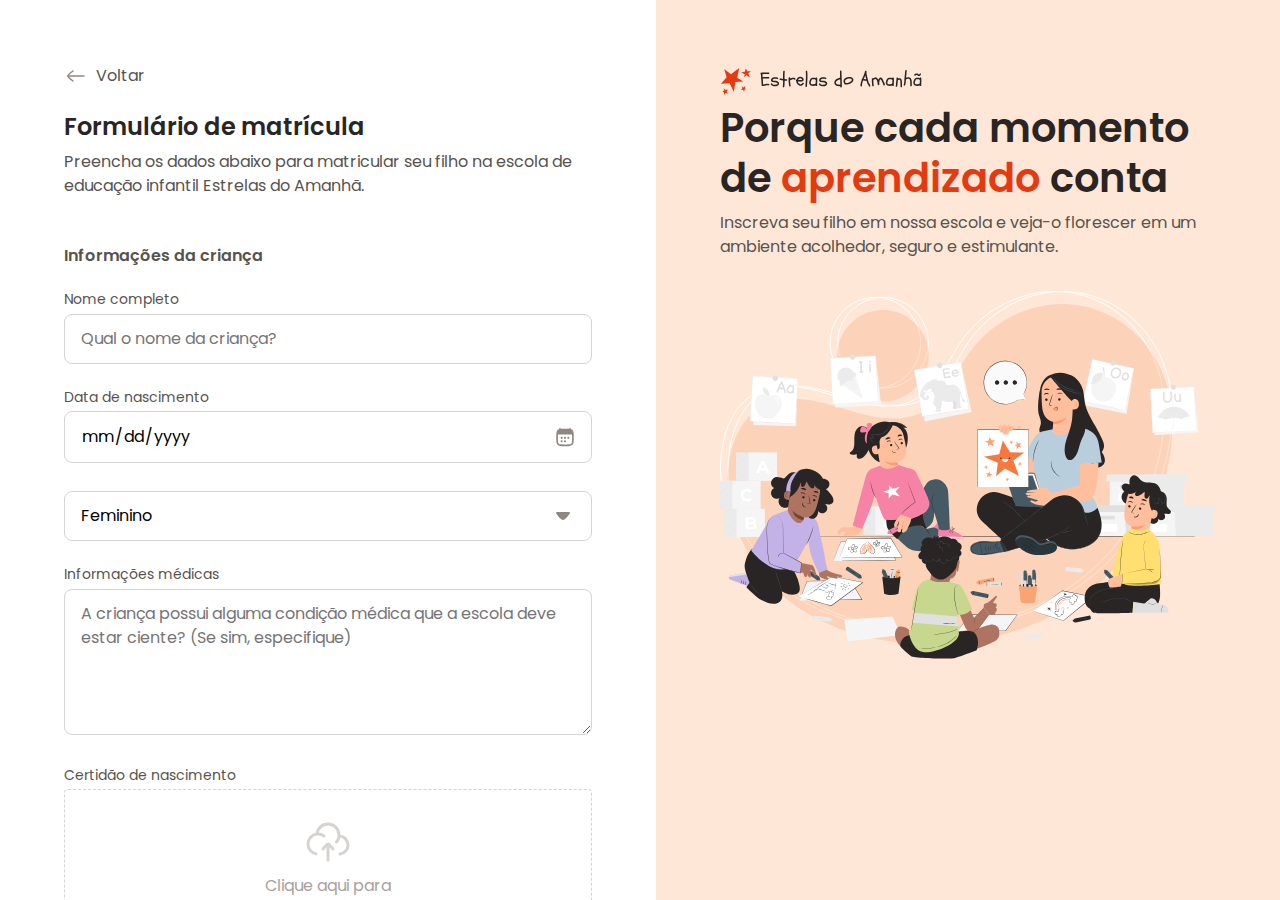
<file: 12 - Customizando inputs do tipo radio/index.html>
<!DOCTYPE html>
<html lang="pt-BR">
<head>
  <link rel="preconnect" href="https://fonts.googleapis.com">
  <link rel="preconnect" href="https://fonts.gstatic.com" crossorigin>

  <meta charset="UTF-8">
  <meta name="viewport" content="width=device-width, initial-scale=1.0">
  <title>Estrelas do Amanhã</title>

  <link rel="stylesheet" href="./styles/index.css">
  <link href="https://fonts.googleapis.com/css2?family=Poppins:ital,wght@0,100;0,200;0,300;0,400;0,500;0,600;0,700;0,800;0,900;1,100;1,200;1,300;1,400;1,500;1,600;1,700;1,800;1,900&display=swap" rel="stylesheet">
</head>
<body>
   <div id="app">
    <main>
      <div class="main-container">
        <div class="back">
          <img src="./assets/icons/arrow-left-02.svg" alt="ícone de voltar">
          <span>Voltar</span>
        </div>

        <h1>Formulário de matrícula</h1>
        <p>
          Preencha os dados abaixo para matricular seu filho na escola de educação infantil Estrelas do Amanhã.
        </p>

        <form method="post" enctype="multipart/form-data">
          <fieldset class="child-info">
            <legend>Informações da criança</legend>

            <div class="input-wrapper">
              <label for="fullname">Nome completo</label>
              <input
              id="fullname"
              name="fullname"
              type="text"
              placeholder="Qual o nome da criança?">
            </div>

            <div class="input-wrapper">
              <label for="birth">Data de nascimento</label>
              <input
              id="birth"
              name="birth"
              type="date"
              lang="pt-BR">
            </div>

            <div class="select-wrapper">
              <label for="gender"></label>
              <select name="gender" id="gender">
                <option value="female">Feminino</option>
                <option value="male">Masculino</option>
                <option value="na">Prefiro não dizer</option>
              </select>
            </div>

            <div class="textarea-wrapper">
              <label for="medical-info">
                Informações médicas
              </label>
              <textarea
              name="medical-info"
              id="medical-info"
              cols="30"
              rows="5"
              placeholder="A criança possui alguma condição médica que a escola deve estar ciente? (Se sim, especifique)"></textarea>
            </div>

            <div class="droparea-wrapper">
              <label for="birth-file">Certidão de nascimento</label>
              <div class="dropzone">
                <input
                type="file"
                id="birth-file"
                name="birth-file">
                <svg width="48" height="48" viewBox="0 0 48 48" fill="none" xmlns="http://www.w3.org/2000/svg">
<path d="M34.9552 18.0221C34.97 18.022 34.985 18.022 35 18.022C39.9706 18.022 44 22.0588 44 27.0386C44 31.6796 40.5 35.5016 36 36M34.9552 18.0221C34.9848 17.6921 35 17.3579 35 17.0202C35 10.9339 30.0752 6 24 6C18.2465 6 13.5247 10.4253 13.0408 16.0638M34.9552 18.0221C34.7506 20.2952 33.8572 22.3692 32.4856 24.033M13.0408 16.0638C7.96796 16.5475 4 20.8278 4 26.0366C4 30.8834 7.43552 34.9264 12 35.8546M13.0408 16.0638C13.3565 16.0337 13.6765 16.0183 14 16.0183C16.2516 16.0183 18.3295 16.7639 20.001 18.022" stroke="#D6D3D1" stroke-width="3" stroke-linecap="round" stroke-linejoin="round"/>
<path d="M24 26V42M24 26C22.5996 26 19.9831 29.9886 19 31M24 26C25.4004 26 28.017 29.9886 29 31" stroke="#D6D3D1" stroke-width="3" stroke-linecap="round" stroke-linejoin="round"/>
                </svg>
                <p>
                Clique aqui para <br>
                selecionar os arquivos
                </p>
              </div>
            </div>
            
          </fieldset>

          <fieldset class="address">
            <legend>Endereço residencial</legend>

            <div class="input-wrapper">
              <label for="cep">CEP</label>
              <input type="text" id="cep" name="cep">
            </div>

            <div class="flex">
              <div class="input-wrapper flex-2">
                <label for="street">Rua</label>
                <input type="text" id="street" name="street"
                value="Rua das Flores" disabled>
              </div>

              <div class="input-wrapper flex-1">
                <label for="number">Número</label>
                <input type="number" id="number" name="number">
              </div>
            </div>

            <div class="flex">
              <div class="input-wrapper flex-2">
                <label for="city">Cidade</label>
                <input type="text" id="city" name="city"
                value="São Paulo" disabled>
              </div>

              <div class="input-wrapper flex-1">
                <label for="state">Estado</label>
                <input type="text" id="state" name="state"
                disabled
                value="SP">
              </div>
            </div>
          </fieldset>

          <fieldset class="gardian">
            <legend>Informações do responsável</legend>

            <div class="input-wrapper">
              <label for="gardian">Nome do responsável</label>
              <input type="text" id="gardian" name="gardian">
              <small>
                Principal responsável legal e contato de emergência
              </small>

              <div class="input-wrapper">
                <label for="phone">Telefone</label>
                <input type="text" id="phone" name="phone"
                placeholder="(10) 9 8765-4321">
              </div>

              <div class="input-wrapper">
                <label for="email">Email</label>
                <input type="email" id="email" name="email"
                required>
                <div class="error">
                  <img src="assets/icons/alert-circle.svg"
                  alt="ícone de alerta vermelho">
                  <span>Insira um e-mail válido</span>
                </div>
              </div>

            </div>
          </fieldset>

          <fieldset class="enroll-options">
            <legend>Opções de matrícula</legend>

            <div class="input-wrapper">
              <label>Selecione o turno de estudo</label>

              <div class="radio-wrapper">
                <div class="radio-inner">
                  <div class="radio-image"></div>
                  <input type="radio" name="study-shift" value="morning" id="morning">
                  <img src="assets/icons/sun-cloud-02.svg" alt="ícone de sol com nuvem">
                  <label for="morning">Manhã</label>
                </div>

                <div class="radio-inner">
                  <div class="radio-image"></div>
                  <input type="radio" name="study-shift" value="evening" id="evening">
                  <img src="assets/icons/sun-02.svg" alt="ícone de sol">
                  <label for="evening">Tarde</label>
                </div>
              </div>

            </div>
          </fieldset>
        </form>
      </div>
    </main>

    <aside>
      <div class="aside-container">
        <header>
          <img src="assets/Logo.svg" alt="Logo estrelas do amanhã">
          <h2>
            Porque cada momento de <span>aprendizado</span> conta
          </h2>
          <p>
            Inscreva seu filho em nossa escola e veja-o florescer em um ambiente acolhedor, seguro e estimulante.
          </p>
        </header>

        <img src="assets/Illustration.svg" alt="Ilustração de uma professora com crianças prestando atenção">
      </div>
    </aside>
   </div>
</body>
</html>
</file>
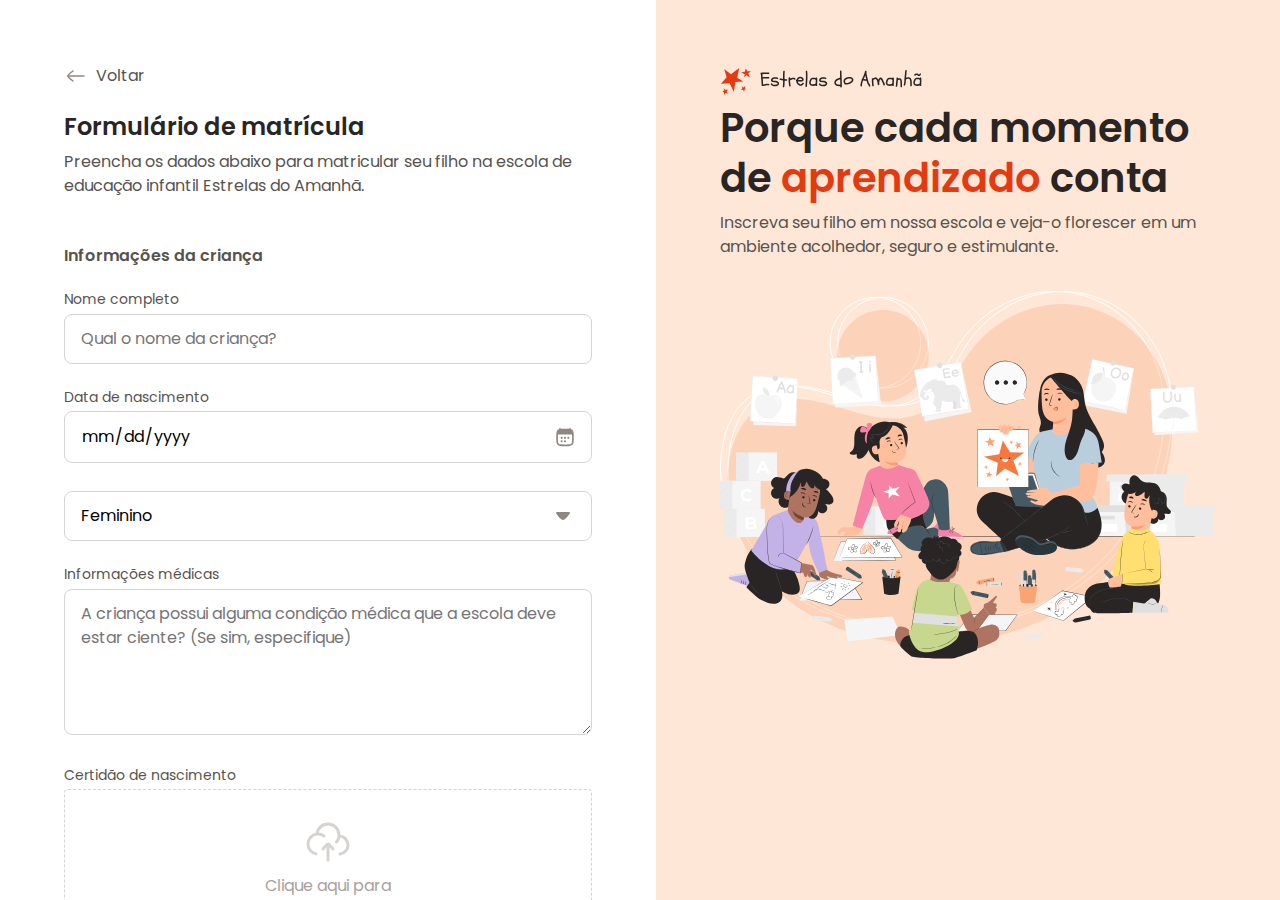
<file: 13 - Finalizando os inputs radio/index.html>
<!DOCTYPE html>
<html lang="pt-BR">
<head>
  <link rel="preconnect" href="https://fonts.googleapis.com">
  <link rel="preconnect" href="https://fonts.gstatic.com" crossorigin>

  <meta charset="UTF-8">
  <meta name="viewport" content="width=device-width, initial-scale=1.0">
  <title>Estrelas do Amanhã</title>

  <link rel="stylesheet" href="./styles/index.css">
  <link href="https://fonts.googleapis.com/css2?family=Poppins:ital,wght@0,100;0,200;0,300;0,400;0,500;0,600;0,700;0,800;0,900;1,100;1,200;1,300;1,400;1,500;1,600;1,700;1,800;1,900&display=swap" rel="stylesheet">
</head>
<body>
   <div id="app">
    <main>
      <div class="main-container">
        <div class="back">
          <img src="./assets/icons/arrow-left-02.svg" alt="ícone de voltar">
          <span>Voltar</span>
        </div>

        <h1>Formulário de matrícula</h1>
        <p>
          Preencha os dados abaixo para matricular seu filho na escola de educação infantil Estrelas do Amanhã.
        </p>

        <form method="post" enctype="multipart/form-data">
          <fieldset class="child-info">
            <legend>Informações da criança</legend>

            <div class="input-wrapper">
              <label for="fullname">Nome completo</label>
              <input
              id="fullname"
              name="fullname"
              type="text"
              placeholder="Qual o nome da criança?">
            </div>

            <div class="input-wrapper">
              <label for="birth">Data de nascimento</label>
              <input
              id="birth"
              name="birth"
              type="date"
              lang="pt-BR">
            </div>

            <div class="select-wrapper">
              <label for="gender"></label>
              <select name="gender" id="gender">
                <option value="female">Feminino</option>
                <option value="male">Masculino</option>
                <option value="na">Prefiro não dizer</option>
              </select>
            </div>

            <div class="textarea-wrapper">
              <label for="medical-info">
                Informações médicas
              </label>
              <textarea
              name="medical-info"
              id="medical-info"
              cols="30"
              rows="5"
              placeholder="A criança possui alguma condição médica que a escola deve estar ciente? (Se sim, especifique)"></textarea>
            </div>

            <div class="droparea-wrapper">
              <label for="birth-file">Certidão de nascimento</label>
              <div class="dropzone">
                <input
                type="file"
                id="birth-file"
                name="birth-file">
                <svg width="48" height="48" viewBox="0 0 48 48" fill="none" xmlns="http://www.w3.org/2000/svg">
<path d="M34.9552 18.0221C34.97 18.022 34.985 18.022 35 18.022C39.9706 18.022 44 22.0588 44 27.0386C44 31.6796 40.5 35.5016 36 36M34.9552 18.0221C34.9848 17.6921 35 17.3579 35 17.0202C35 10.9339 30.0752 6 24 6C18.2465 6 13.5247 10.4253 13.0408 16.0638M34.9552 18.0221C34.7506 20.2952 33.8572 22.3692 32.4856 24.033M13.0408 16.0638C7.96796 16.5475 4 20.8278 4 26.0366C4 30.8834 7.43552 34.9264 12 35.8546M13.0408 16.0638C13.3565 16.0337 13.6765 16.0183 14 16.0183C16.2516 16.0183 18.3295 16.7639 20.001 18.022" stroke="#D6D3D1" stroke-width="3" stroke-linecap="round" stroke-linejoin="round"/>
<path d="M24 26V42M24 26C22.5996 26 19.9831 29.9886 19 31M24 26C25.4004 26 28.017 29.9886 29 31" stroke="#D6D3D1" stroke-width="3" stroke-linecap="round" stroke-linejoin="round"/>
                </svg>
                <p>
                Clique aqui para <br>
                selecionar os arquivos
                </p>
              </div>
            </div>
            
          </fieldset>

          <fieldset class="address">
            <legend>Endereço residencial</legend>

            <div class="input-wrapper">
              <label for="cep">CEP</label>
              <input type="text" id="cep" name="cep">
            </div>

            <div class="flex">
              <div class="input-wrapper flex-2">
                <label for="street">Rua</label>
                <input type="text" id="street" name="street"
                value="Rua das Flores" disabled>
              </div>

              <div class="input-wrapper flex-1">
                <label for="number">Número</label>
                <input type="number" id="number" name="number">
              </div>
            </div>

            <div class="flex">
              <div class="input-wrapper flex-2">
                <label for="city">Cidade</label>
                <input type="text" id="city" name="city"
                value="São Paulo" disabled>
              </div>

              <div class="input-wrapper flex-1">
                <label for="state">Estado</label>
                <input type="text" id="state" name="state"
                disabled
                value="SP">
              </div>
            </div>
          </fieldset>

          <fieldset class="gardian">
            <legend>Informações do responsável</legend>

            <div class="input-wrapper">
              <label for="gardian">Nome do responsável</label>
              <input type="text" id="gardian" name="gardian">
              <small>
                Principal responsável legal e contato de emergência
              </small>

              <div class="input-wrapper">
                <label for="phone">Telefone</label>
                <input type="text" id="phone" name="phone"
                placeholder="(10) 9 8765-4321">
              </div>

              <div class="input-wrapper">
                <label for="email">Email</label>
                <input type="email" id="email" name="email"
                required>
                <div class="error">
                  <img src="assets/icons/alert-circle.svg"
                  alt="ícone de alerta vermelho">
                  <span>Insira um e-mail válido</span>
                </div>
              </div>

            </div>
          </fieldset>

          <fieldset class="enroll-options">
            <legend>Opções de matrícula</legend>

            <div class="input-wrapper">
              <label>Selecione o turno de estudo</label>

              <div class="radio-wrapper">
                <div class="radio-inner">
                  <div class="radio-image"></div>
                  <input type="radio" name="study-shift" value="morning" id="morning">
                  <img src="assets/icons/sun-cloud-02.svg" alt="ícone de sol com nuvem">
                  <label for="morning">Manhã</label>
                </div>

                <div class="radio-inner">
                  <div class="radio-image"></div>
                  <input type="radio" name="study-shift" value="evening" id="evening">
                  <img src="assets/icons/sun-02.svg" alt="ícone de sol">
                  <label for="evening">Tarde</label>
                </div>
              </div>

            </div>

            <div class="input-wrapper">
              <label>
                Em qual esporte você gostaria de inscrever seu filho?
              </label>

              <div class="radio-wrapper">

                <div class="radio-inner">
                  <div class="radio-image"></div>
                  <input type="radio" name="sport" id="football">
                  <img src="assets/icons/football.svg"
                  alt="ícone de fotebol">
                  <label for="football">Futebol</label>
                </div>

                <div class="radio-inner">
                  <div class="radio-image"></div>
                  <input type="radio" name="sport" id="basketball">
                  <img src="assets/icons/basketball-02.svg"
                  alt="ícone de Basquete">
                  <label for="basketball">Basquete</label>
                </div>

                <div class="radio-inner">
                  <div class="radio-image"></div>
                  <input type="radio" name="sport" id="swimming">
                  <img src="assets/icons/swimming.svg"
                  alt="ícone de Natação">
                  <label for="swimming">Natação</label>
                </div>

                <div class="radio-inner">
                  <div class="radio-image"></div>
                  <input type="radio" name="sport" id="yoga">
                  <img src="assets/icons/yoga-02.svg"
                  alt="ícone de yoga">
                  <label for="yoga">Yoga</label>
                </div>

                <div class="radio-inner">
                  <div class="radio-image"></div>
                  <input type="radio" name="sport" id="Volley">
                  <img src="assets/icons/volleyball.svg"
                  alt="ícone de Volley">
                  <label for="Volley">Volley</label>
                </div>

                <div class="radio-inner">
                  <div class="radio-image"></div>
                  <input type="radio" name="sport" id="boxing">
                  <img src="assets/icons/boxing-glove-01.svg"
                  alt="ícone de box">
                  <label for="boxing">Boxe</label>
                </div>

              </div>

            </div>
            
          </fieldset>
        </form>
      </div>
    </main>

    <aside>
      <div class="aside-container">
        <header>
          <img src="assets/Logo.svg" alt="Logo estrelas do amanhã">
          <h2>
            Porque cada momento de <span>aprendizado</span> conta
          </h2>
          <p>
            Inscreva seu filho em nossa escola e veja-o florescer em um ambiente acolhedor, seguro e estimulante.
          </p>
        </header>

        <img src="assets/Illustration.svg" alt="Ilustração de uma professora com crianças prestando atenção">
      </div>
    </aside>
   </div>
</body>
</html>
</file>
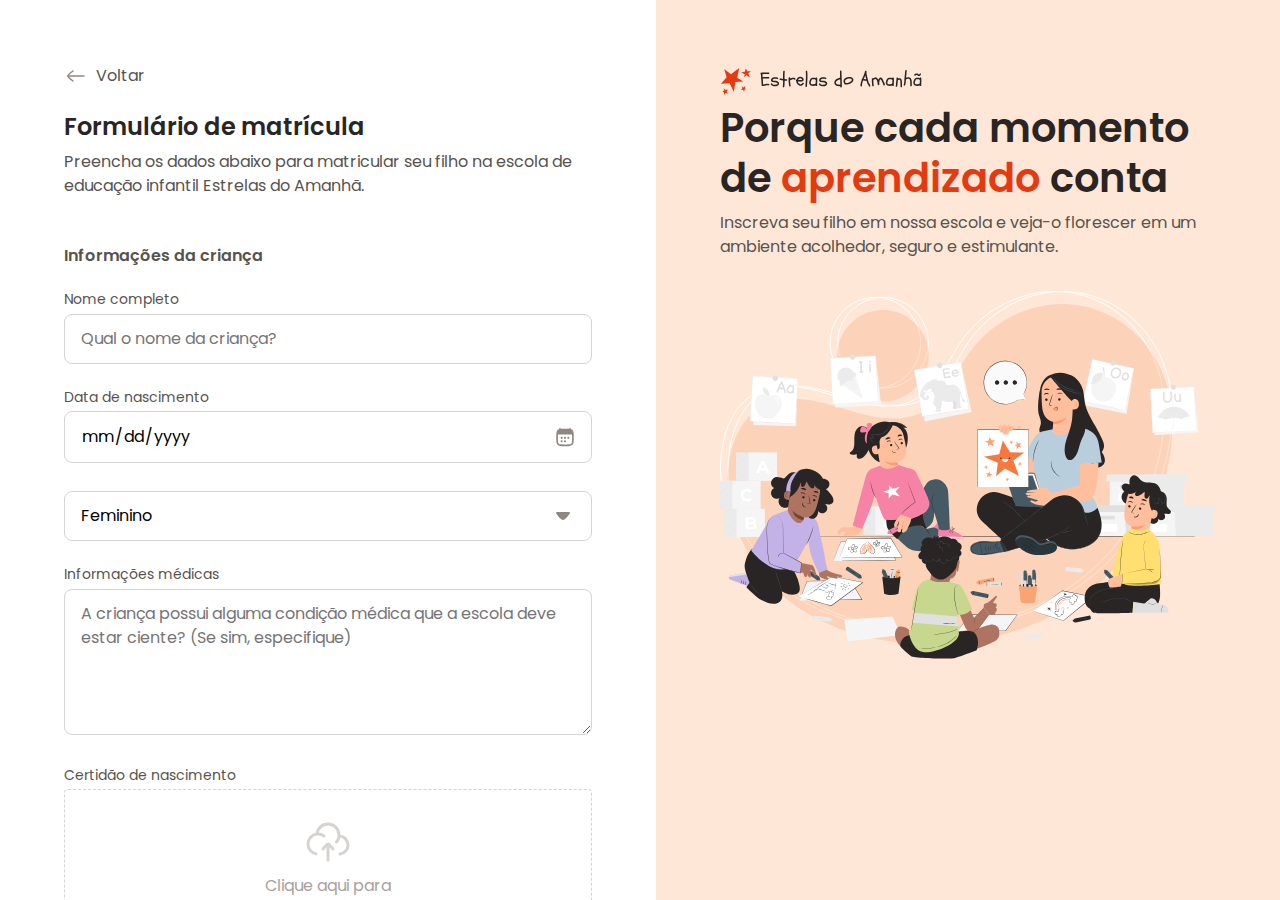
<file: 14 - Trabalhando no input do checkbox/index.html>
<!DOCTYPE html>
<html lang="pt-BR">
<head>
  <link rel="preconnect" href="https://fonts.googleapis.com">
  <link rel="preconnect" href="https://fonts.gstatic.com" crossorigin>

  <meta charset="UTF-8">
  <meta name="viewport" content="width=device-width, initial-scale=1.0">
  <title>Estrelas do Amanhã</title>

  <link rel="stylesheet" href="./styles/index.css">
  <link href="https://fonts.googleapis.com/css2?family=Poppins:ital,wght@0,100;0,200;0,300;0,400;0,500;0,600;0,700;0,800;0,900;1,100;1,200;1,300;1,400;1,500;1,600;1,700;1,800;1,900&display=swap" rel="stylesheet">
</head>
<body>
   <div id="app">
    <main>
      <div class="main-container">
        <div class="back">
          <img src="./assets/icons/arrow-left-02.svg" alt="ícone de voltar">
          <span>Voltar</span>
        </div>

        <h1>Formulário de matrícula</h1>
        <p>
          Preencha os dados abaixo para matricular seu filho na escola de educação infantil Estrelas do Amanhã.
        </p>

        <form method="post" enctype="multipart/form-data">
          <fieldset class="child-info">
            <legend>Informações da criança</legend>

            <div class="input-wrapper">
              <label for="fullname">Nome completo</label>
              <input
              id="fullname"
              name="fullname"
              type="text"
              placeholder="Qual o nome da criança?">
            </div>

            <div class="input-wrapper">
              <label for="birth">Data de nascimento</label>
              <input
              id="birth"
              name="birth"
              type="date"
              lang="pt-BR">
            </div>

            <div class="select-wrapper">
              <label for="gender"></label>
              <select name="gender" id="gender">
                <option value="female">Feminino</option>
                <option value="male">Masculino</option>
                <option value="na">Prefiro não dizer</option>
              </select>
            </div>

            <div class="textarea-wrapper">
              <label for="medical-info">
                Informações médicas
              </label>
              <textarea
              name="medical-info"
              id="medical-info"
              cols="30"
              rows="5"
              placeholder="A criança possui alguma condição médica que a escola deve estar ciente? (Se sim, especifique)"></textarea>
            </div>

            <div class="droparea-wrapper">
              <label for="birth-file">Certidão de nascimento</label>
              <div class="dropzone">
                <input
                type="file"
                id="birth-file"
                name="birth-file">
                <svg width="48" height="48" viewBox="0 0 48 48" fill="none" xmlns="http://www.w3.org/2000/svg">
<path d="M34.9552 18.0221C34.97 18.022 34.985 18.022 35 18.022C39.9706 18.022 44 22.0588 44 27.0386C44 31.6796 40.5 35.5016 36 36M34.9552 18.0221C34.9848 17.6921 35 17.3579 35 17.0202C35 10.9339 30.0752 6 24 6C18.2465 6 13.5247 10.4253 13.0408 16.0638M34.9552 18.0221C34.7506 20.2952 33.8572 22.3692 32.4856 24.033M13.0408 16.0638C7.96796 16.5475 4 20.8278 4 26.0366C4 30.8834 7.43552 34.9264 12 35.8546M13.0408 16.0638C13.3565 16.0337 13.6765 16.0183 14 16.0183C16.2516 16.0183 18.3295 16.7639 20.001 18.022" stroke="#D6D3D1" stroke-width="3" stroke-linecap="round" stroke-linejoin="round"/>
<path d="M24 26V42M24 26C22.5996 26 19.9831 29.9886 19 31M24 26C25.4004 26 28.017 29.9886 29 31" stroke="#D6D3D1" stroke-width="3" stroke-linecap="round" stroke-linejoin="round"/>
                </svg>
                <p>
                Clique aqui para <br>
                selecionar os arquivos
                </p>
              </div>
            </div>
            
          </fieldset>

          <fieldset class="address">
            <legend>Endereço residencial</legend>

            <div class="input-wrapper">
              <label for="cep">CEP</label>
              <input type="text" id="cep" name="cep">
            </div>

            <div class="flex">
              <div class="input-wrapper flex-2">
                <label for="street">Rua</label>
                <input type="text" id="street" name="street"
                value="Rua das Flores" disabled>
              </div>

              <div class="input-wrapper flex-1">
                <label for="number">Número</label>
                <input type="number" id="number" name="number">
              </div>
            </div>

            <div class="flex">
              <div class="input-wrapper flex-2">
                <label for="city">Cidade</label>
                <input type="text" id="city" name="city"
                value="São Paulo" disabled>
              </div>

              <div class="input-wrapper flex-1">
                <label for="state">Estado</label>
                <input type="text" id="state" name="state"
                disabled
                value="SP">
              </div>
            </div>
          </fieldset>

          <fieldset class="gardian">
            <legend>Informações do responsável</legend>

            <div class="input-wrapper">
              <label for="gardian">Nome do responsável</label>
              <input type="text" id="gardian" name="gardian">
              <small>
                Principal responsável legal e contato de emergência
              </small>

              <div class="input-wrapper">
                <label for="phone">Telefone</label>
                <input type="text" id="phone" name="phone"
                placeholder="(10) 9 8765-4321">
              </div>

              <div class="input-wrapper">
                <label for="email">Email</label>
                <input type="email" id="email" name="email"
                required>
                <div class="error">
                  <img src="assets/icons/alert-circle.svg"
                  alt="ícone de alerta vermelho">
                  <span>Insira um e-mail válido</span>
                </div>
              </div>

            </div>
          </fieldset>

          <fieldset class="enroll-options">
            <legend>Opções de matrícula</legend>

            <div class="input-wrapper">
              <label>Selecione o turno de estudo</label>

              <div class="radio-wrapper">
                <div class="radio-inner">
                  <div class="radio-image"></div>
                  <input type="radio" name="study-shift" value="morning" id="morning">
                  <img src="assets/icons/sun-cloud-02.svg" alt="ícone de sol com nuvem">
                  <label for="morning">Manhã</label>
                </div>

                <div class="radio-inner">
                  <div class="radio-image"></div>
                  <input type="radio" name="study-shift" value="evening" id="evening">
                  <img src="assets/icons/sun-02.svg" alt="ícone de sol">
                  <label for="evening">Tarde</label>
                </div>
              </div>

            </div>

            <div class="input-wrapper">
              <label>
                Em qual esporte você gostaria de inscrever seu filho?
              </label>

              <div class="radio-wrapper">

                <div class="radio-inner">
                  <div class="radio-image"></div>
                  <input type="radio" name="sport" id="football">
                  <img src="assets/icons/football.svg"
                  alt="ícone de fotebol">
                  <label for="football">Futebol</label>
                </div>

                <div class="radio-inner">
                  <div class="radio-image"></div>
                  <input type="radio" name="sport" id="basketball">
                  <img src="assets/icons/basketball-02.svg"
                  alt="ícone de Basquete">
                  <label for="basketball">Basquete</label>
                </div>

                <div class="radio-inner">
                  <div class="radio-image"></div>
                  <input type="radio" name="sport" id="swimming">
                  <img src="assets/icons/swimming.svg"
                  alt="ícone de Natação">
                  <label for="swimming">Natação</label>
                </div>

                <div class="radio-inner">
                  <div class="radio-image"></div>
                  <input type="radio" name="sport" id="yoga">
                  <img src="assets/icons/yoga-02.svg"
                  alt="ícone de yoga">
                  <label for="yoga">Yoga</label>
                </div>

                <div class="radio-inner">
                  <div class="radio-image"></div>
                  <input type="radio" name="sport" id="Volley">
                  <img src="assets/icons/volleyball.svg"
                  alt="ícone de Volley">
                  <label for="Volley">Volley</label>
                </div>

                <div class="radio-inner">
                  <div class="radio-image"></div>
                  <input type="radio" name="sport" id="boxing">
                  <img src="assets/icons/boxing-glove-01.svg"
                  alt="ícone de box">
                  <label for="boxing">Boxe</label>
                </div>

              </div>

            </div>
            
          </fieldset>

          <div class="terms-wrapper input-wrapper checkbox-wrapper">
            <div class="checkbox-image"></div>
            <input type="checkbox" name="terms" id="terms">

            <label for="terms">
              Declaro que li e concordo com os <strong>Termos e Condições</strong> e com a <strong>Política de Privacidade</strong> da escola Estrela do Amanhã. 
            </label>
          </div>
        </form>
      </div>
    </main>

    <aside>
      <div class="aside-container">
        <header>
          <img src="assets/Logo.svg" alt="Logo estrelas do amanhã">
          <h2>
            Porque cada momento de <span>aprendizado</span> conta
          </h2>
          <p>
            Inscreva seu filho em nossa escola e veja-o florescer em um ambiente acolhedor, seguro e estimulante.
          </p>
        </header>

        <img src="assets/Illustration.svg" alt="Ilustração de uma professora com crianças prestando atenção">
      </div>
    </aside>
   </div>
</body>
</html>
</file>
<file: styles/index.css>
@import url(./global.css);
@import url(./layout.css);
@import url(./forms.css);
</file>
<file: 03 - Criando o arquivo layout.css/styles/index.css>
@import url(./global.css);
@import url(./layout.css);
</file>
<file: 04 - Adicionando conteúdo ao aside e iniciando o main/styles/index.css>
@import url(./global.css);
@import url(./layout.css);
</file>
<file: 05 - Estrutura inicial do formulário/styles/index.css>
@import url(./global.css);
@import url(./layout.css);
</file>
<file: 08 - Trabalhando no campo de envio de arquivos/styles/index.css>
@import url(./global.css);
@import url(./layout.css);
@import url(./forms.css);
</file>
<file: 09 - Configurando os campos de endereço/styles/index.css>
@import url(./global.css);
@import url(./layout.css);
@import url(./forms.css);
</file>
<file: 10 - Campos das informações do responsável/styles/index.css>
@import url(./global.css);
@import url(./layout.css);
@import url(./forms.css);
</file>
<file: 11 - Estruturando inputs do tipo radio/styles/index.css>
@import url(./global.css);
@import url(./layout.css);
@import url(./forms.css);
</file>
<file: 12 - Customizando inputs do tipo radio/styles/index.css>
@import url(./global.css);
@import url(./layout.css);
@import url(./forms.css);
</file>
<file: 13 - Finalizando os inputs radio/styles/index.css>
@import url(./global.css);
@import url(./layout.css);
@import url(./forms.css);
</file>
<file: 14 - Trabalhando no input do checkbox/styles/index.css>
@import url(./global.css);
@import url(./layout.css);
@import url(./forms.css);
</file>
